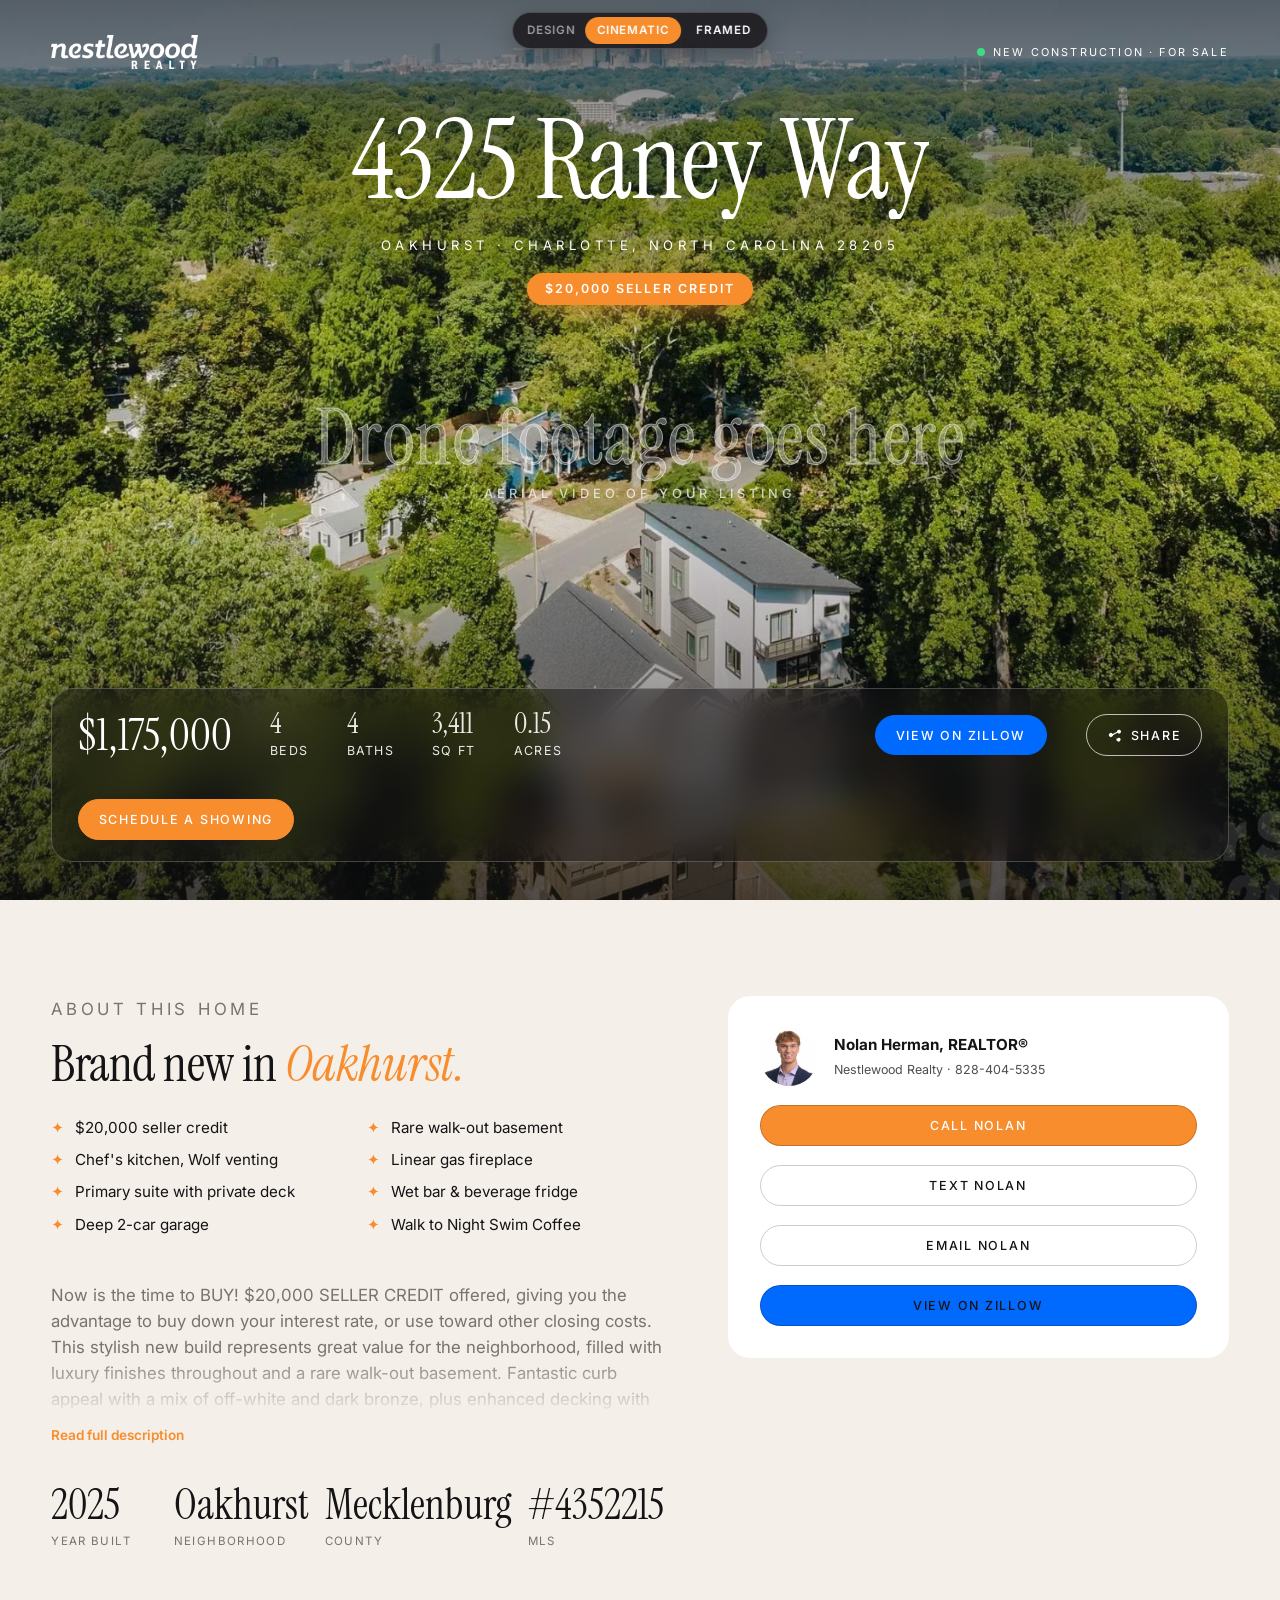
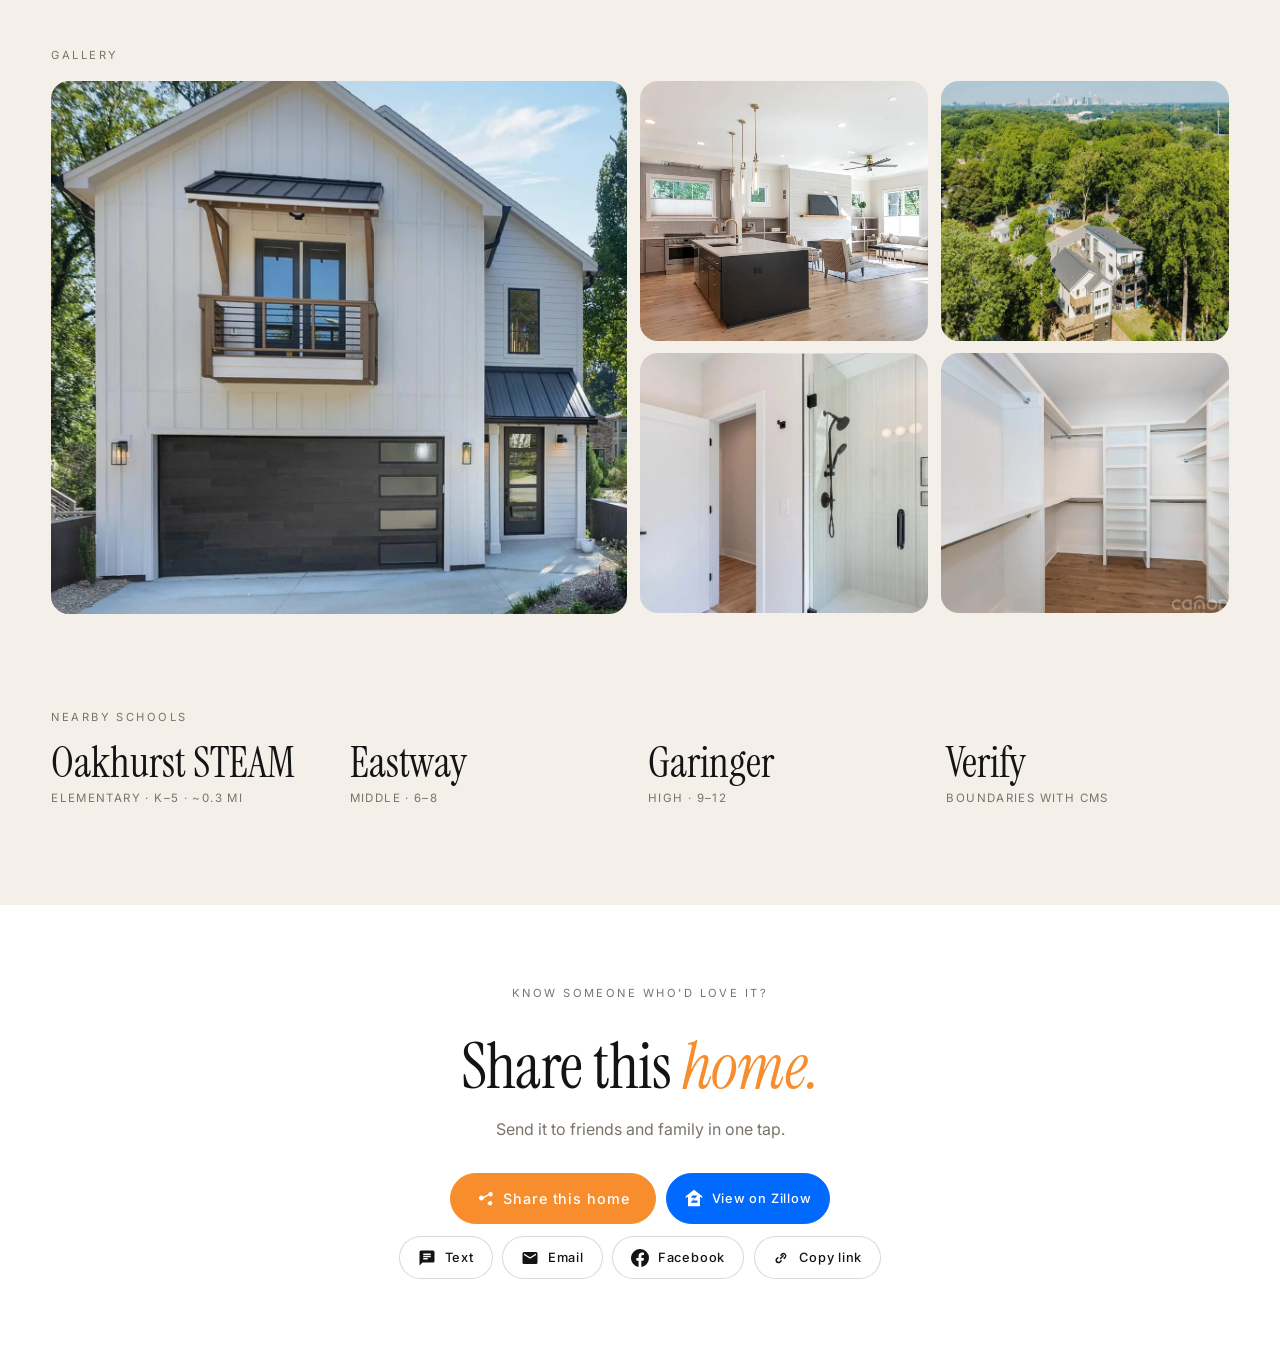
<file: index.html>
<!DOCTYPE html>
<html lang="en">
<head>
<meta charset="UTF-8" /><meta name="viewport" content="width=device-width, initial-scale=1.0" />
<title>4325 Raney Way, Charlotte, NC | Nestlewood Realty</title>
<link href="https://fonts.googleapis.com/css2?family=Instrument+Serif:ital@0;1&family=Inter:wght@300;400;500;600&display=swap" rel="stylesheet" />
<meta name="description" content="4325 Raney Way, Charlotte, NC 28205 · $1,175,000 · 4 beds · 4 baths · 3,411 sq ft · $20,000 seller credit. Presented by Nolan Herman, Nestlewood Realty." />
<!-- Link preview on Facebook, Instagram, iMessage -->
<meta property="og:type" content="website" />
<meta property="og:title" content="4325 Raney Way, Charlotte, NC · $1,175,000" />
<meta property="og:description" content="New build in Oakhurst · 4 beds · 4 baths · 3,411 sq ft · $20,000 seller credit. Tap to take the tour." />
<meta property="og:image" content="https://nolanherman07-commits.github.io/listing-website/media/raney-share-card.jpg" />
<meta property="og:image:width" content="1200" /><meta property="og:image:height" content="630" />
<meta property="og:url" content="https://nolanherman07-commits.github.io/listing-website/" />
<meta name="twitter:card" content="summary_large_image" />
<meta name="theme-color" content="#141316" />
<link rel="stylesheet" href="shared.css" />
<style>
.hero { position: relative; height: 100vh; min-height: 640px; color: #fff; overflow: hidden; }
.hero::after { content: ""; position: absolute; inset: 0; background: linear-gradient(180deg, rgba(10,10,14,.55) 0%, rgba(10,10,14,.05) 35%, rgba(10,10,14,.05) 55%, rgba(10,10,14,.7) 100%); }
.top { position: absolute; z-index: 3; top: 0; left: 0; right: 0; padding: 2.2rem 4% 0; text-align: center; }
.top .bar { display: flex; justify-content: space-between; align-items: center; margin-bottom: 2.6rem; }
.top .logo { height: 34px; filter: brightness(0) invert(1); }
.top h1 { font-size: clamp(3.4rem, 8.6vw, 8.4rem); line-height: .9; letter-spacing: -.01em; }
.top .city { margin-top: 1rem; font-size: .82rem; letter-spacing: .34em; text-transform: uppercase; opacity: .9; }
.bottom { position: absolute; z-index: 3; left: 4%; right: 4%; bottom: 2.4rem; border-radius: 22px; padding: 1.3rem 1.6rem; display: flex; align-items: center; gap: 2.4rem; flex-wrap: wrap; }
.bottom .price { font: 2.8rem/1 var(--serif); }
.bottom .spec { font-size: .78rem; letter-spacing: .1em; text-transform: uppercase; opacity: .9; }
.bottom .spec b { display: block; font: 1.8rem/1 var(--serif); letter-spacing: 0; text-transform: none; margin-bottom: .2rem; }
.bottom .sp { flex: 1; }
.about { display: grid; grid-template-columns: 1.1fr .9fr; gap: 4rem; align-items: start; }
.about h2 { font-size: clamp(2.4rem, 4vw, 3.6rem); margin-bottom: 1.4rem; }
.about p { color: var(--muted); font-size: 1.05rem; }
.card { background: #fff; border-radius: 22px; padding: 2rem; display: grid; gap: 1.2rem; }
.card .btn { color: var(--ink); border-color: rgba(0,0,0,.2); } .card .btn.solid { color: #fff; }
@media (max-width: 860px) { .about { grid-template-columns: 1fr; } .bottom { gap: 1rem 1.4rem; bottom: 92px; padding: 1.1rem 1.2rem; } .bottom .sp, .bottom .btn.zillow, .bottom [data-share] { display: none; } .bottom .btn.solid { width: 100%; } .bottom .price { width: 100%; } }
.credit { display: inline-block; margin-top: 1.1rem; padding: .55rem 1.1rem; border-radius: 999px; background: var(--accent); color: #fff; font: 600 .78rem var(--sans); letter-spacing: .16em; text-transform: uppercase; box-shadow: 0 8px 24px rgba(247,141,45,.45); }
.hl { list-style: none; padding: 0; margin: 0 0 1.8rem; display: grid; grid-template-columns: 1fr 1fr; gap: .55rem 1.2rem; }
.hl li { padding-left: 1.5rem; position: relative; font-size: .95rem; color: var(--ink); }
.hl li::before { content: "✦"; position: absolute; left: 0; color: var(--accent); }
.remarks { max-height: 9.5em; overflow: hidden; position: relative; transition: max-height .6s ease; }
.remarks::after { content: ""; position: absolute; left: 0; right: 0; bottom: 0; height: 4em; background: linear-gradient(transparent, var(--cream)); }
.remarks.open { max-height: 80em; } .remarks.open::after { display: none; }
.more { background: none; border: 0; padding: .6rem 0 0; color: var(--accent); font: 600 .85rem var(--sans); cursor: pointer; }
@media (max-width: 860px) { .hl { grid-template-columns: 1fr; } }
</style>

<style>
.theme-switch { position: fixed; z-index: 500; top: 12px; left: 50%; transform: translateX(-50%); display: flex; gap: 3px; padding: 4px;
  border-radius: 999px; background: rgba(18,16,20,.78); backdrop-filter: blur(14px); -webkit-backdrop-filter: blur(14px); border: 1px solid rgba(255,255,255,.2);
  box-shadow: 0 8px 24px rgba(0,0,0,.25); font: 600 .72rem "Inter", system-ui, sans-serif; letter-spacing: .08em; }
.theme-switch span { color: rgba(255,255,255,.55); padding: .55em .5em .55em .9em; text-transform: uppercase; }
.theme-switch a { color: #fff; text-decoration: none; padding: .55em 1.05em; border-radius: 999px; text-transform: uppercase; transition: background .2s; }
.theme-switch a:hover { background: rgba(255,255,255,.15); }
.theme-switch a.on { background: #f78d2d; }
@media (max-width: 600px) { .theme-switch span { display: none; } .theme-switch { top: 10px; bottom: auto; font-size: .66rem; } .hero .top { padding-top: 58px !important; } .addr-bar { padding-top: 58px !important; } }
</style>
</head>
<body>
<nav class="theme-switch" aria-label="Choose a design"><span>Design</span><a href="index.html" class="on">Cinematic</a><a href="framed.html">Framed</a></nav>
<section class="hero">
  <video class="bgvid" src="media/clt-drone.mp4" autoplay muted loop playsinline poster="media/raney-aerial.jpg"></video>
    <div class="vid-mark" aria-hidden="true"><b>Drone footage goes here</b><span>Aerial video of your listing</span></div>
  <div class="top">
    <div class="bar up"><img class="logo" src="media/logo.png" alt="Nestlewood Realty" /><span class="status"><i></i> New construction · For sale</span></div>
    <h1 class="up d1">4325 Raney Way</h1>
    <div class="city up d2">Oakhurst · Charlotte, North Carolina 28205</div>
    <div class="credit up d3">$20,000 seller credit</div>
  </div>
  <div class="bottom glass up d4">
    <div class="price">$1,175,000</div>
    <div class="spec"><b>4</b>Beds</div><div class="spec"><b>4</b>Baths</div><div class="spec"><b>3,411</b>Sq ft</div><div class="spec"><b>0.15</b>Acres</div>
    <div class="sp"></div>
    <a class="btn zillow" data-zillow href="#">View on Zillow</a>
    <button class="btn" data-share="share" aria-label="Share this home"><svg style="width:16px;height:16px;fill:currentColor" viewBox="0 0 24 24" aria-hidden="true"><path d="M18 16a3 3 0 0 0-2.4 1.2l-6.7-3.4a3 3 0 0 0 0-1.6l6.7-3.4A3 3 0 1 0 15 7l-6.7 3.4a3 3 0 1 0 0 3.2L15 17a3 3 0 1 0 3-1z"/></svg> Share</button>
    <a class="btn solid" href="#tour">Schedule a showing</a>
  </div>
</section>
<section class="section"><div class="wrap about">
  <div><p class="eyebrow">About this home</p><h2>Brand new in <em>Oakhurst.</em></h2>
    <ul class="hl"><li>$20,000 seller credit</li><li>Rare walk-out basement</li><li>Chef&#x27;s kitchen, Wolf venting</li><li>Linear gas fireplace</li><li>Primary suite with private deck</li><li>Wet bar &amp; beverage fridge</li><li>Deep 2-car garage</li><li>Walk to Night Swim Coffee</li></ul>
    <div class="remarks"><p>Now is the time to BUY! $20,000 SELLER CREDIT offered, giving you the advantage to buy down your interest rate, or use toward other closing costs. This stylish new build represents great value for the neighborhood, filled with luxury finishes throughout and a rare walk-out basement. Fantastic curb appeal with a mix of off-white and dark bronze, plus enhanced decking with customized louvers for both great design, and increased privacy.</p><p>Step inside to a two-story foyer, filled with natural light. The main living areas are across the back, including dining and a spacious living room with linear gas log fireplace, and built-ins. The kitchen mirrors ones you&#x27;ll see in new construction twice the price, with custom cabinetry to the ceiling, a commercial grade refrigerator/freezer combo, gas range w/Wolf venting, and a drawer microwave. There&#x27;s also a drop zone, powder room, a deep 2-car garage.</p><p>Upstairs, you&#x27;ll find three bedrooms, and two baths, including the primary suite with sliding doors to a private deck. It has a vaulted ceiling, custom walk-in closet, and bath with dual vanity and shower with designer tile.</p><p>The icing on the cake here, the full basement with extra storage, a family room with wet bar &amp; beverage fridge, and another bedroom and bathroom. Enjoy multiple outdoor areas, including a spacious lower deck with access to the backyard. Stroll to local favorites, Night Swim Coffee, The Common Market, and Teal Turnip. Welcome home to Oakhurst!</p></div><button class="more" type="button" onclick="const r=this.previousElementSibling;r.classList.toggle('open');this.textContent=r.classList.contains('open')?'Show less':'Read full description'">Read full description</button>
    <div class="facts" style="margin-top:2.4rem"><div class="fact"><b>2025</b><span>Year built</span></div><div class="fact"><b>Oakhurst</b><span>Neighborhood</span></div><div class="fact"><b>Mecklenburg</b><span>County</span></div><div class="fact"><b>#4352215</b><span>MLS</span></div></div></div>
  <div class="card" id="tour"><div class="agent"><img class="face" src="media/headshot.jpg" alt="" /><div><b>Nolan Herman, REALTOR®</b><small>Nestlewood Realty · 828-404-5335</small></div></div>
    <a class="btn solid" href="tel:+18284045335">Call Nolan</a><a class="btn" href="sms:+18284045335">Text Nolan</a><a class="btn" href="mailto:nolan@nestlewoodrealty.com">Email Nolan</a><a class="btn zillow" data-zillow href="#">View on Zillow</a></div>
</div></section>
<section class="section" style="padding-top:0"><div class="wrap"><p class="eyebrow">Gallery</p>
  <div class="gallery"><img src="media/raney-exterior.jpg" alt="Front of 4325 Raney Way" /><img src="media/raney-kitchen.jpg" alt="Kitchen and living room" /><img src="media/raney-aerial.jpg" alt="Aerial view with the Charlotte skyline" /><img src="media/raney-bath.jpg" alt="Primary bathroom shower" /><img src="media/raney-closet.jpg" alt="Primary walk-in closet" /></div></div></section>
<section class="section" style="padding-top:0"><div class="wrap"><p class="eyebrow">Nearby schools</p>
  <div class="facts"><div class="fact"><b>Oakhurst STEAM</b><span>Elementary · K–5 · ~0.3 mi</span></div><div class="fact"><b>Eastway</b><span>Middle · 6–8</span></div><div class="fact"><b>Garinger</b><span>High · 9–12</span></div><div class="fact"><b>Verify</b><span>Boundaries with CMS</span></div></div></div></section>
<section class="share-sec"><div class="wrap">
  <p class="eyebrow">Know someone who'd love it?</p>
  <h2>Share this <em>home.</em></h2>
  <p>Send it to friends and family in one tap.</p>
  <div class="share-row">
    <button class="sbtn big" data-share="share"><svg viewBox="0 0 24 24" aria-hidden="true"><path d="M18 16a3 3 0 0 0-2.4 1.2l-6.7-3.4a3 3 0 0 0 0-1.6l6.7-3.4A3 3 0 1 0 15 7l-6.7 3.4a3 3 0 1 0 0 3.2L15 17a3 3 0 1 0 3-1z"/></svg> Share this home</button>
    <a class="sbtn zillow" data-zillow href="#"><svg viewBox="0 0 24 24" aria-hidden="true"><path d="M12 1 1 9.6v2.6l3-2.2V23h16V10l3 2.2V9.6zm4.6 17.4H7.4l5.9-6.6H8.1l1.3-3.2h7.2l-5.8 6.6h5.8z"/></svg> View on Zillow</a>
  </div>
  <div class="share-row" style="margin-top:.8rem">
    <button class="sbtn" data-share="text"><svg viewBox="0 0 24 24" aria-hidden="true"><path d="M20 2H4a2 2 0 0 0-2 2v18l4-4h14a2 2 0 0 0 2-2V4a2 2 0 0 0-2-2zM7 9h10v2H7zm6 5H7v-2h6zm4-6H7V6h10z"/></svg> Text</button>
    <button class="sbtn" data-share="email"><svg viewBox="0 0 24 24" aria-hidden="true"><path d="M20 4H4a2 2 0 0 0-2 2v12a2 2 0 0 0 2 2h16a2 2 0 0 0 2-2V6a2 2 0 0 0-2-2zm0 4-8 5-8-5V6l8 5 8-5z"/></svg> Email</button>
    <button class="sbtn" data-share="facebook"><svg viewBox="0 0 24 24" aria-hidden="true"><path d="M24 12a12 12 0 1 0-13.9 11.9v-8.4h-3V12h3V9.4c0-3 1.8-4.7 4.5-4.7 1.3 0 2.7.2 2.7.2v3h-1.5c-1.5 0-2 .9-2 1.9V12h3.4l-.5 3.5h-2.9v8.4A12 12 0 0 0 24 12z"/></svg> Facebook</button>
    <button class="sbtn" data-share="copy"><svg viewBox="0 0 24 24" aria-hidden="true"><path d="M10.6 13.4a1 1 0 0 1 0-1.4l3.5-3.5a1 1 0 1 1 1.4 1.4L12 13.4a1 1 0 0 1-1.4 0zM8.5 19.1a4 4 0 0 1-2.8-6.8l2.1-2.1 1.4 1.4-2.1 2.1a2 2 0 0 0 2.8 2.8l2.1-2.1 1.4 1.4-2.1 2.1a4 4 0 0 1-2.8 1.2zm7.8-5.3-1.4-1.4 2.1-2.1a2 2 0 0 0-2.8-2.8l-2.1 2.1-1.4-1.4 2.1-2.1a4 4 0 0 1 5.6 5.6z"/></svg> Copy link</button>
  </div>
</div></section>
<nav class="sticky" aria-label="Quick actions">
  <button data-share="share"><svg viewBox="0 0 24 24" aria-hidden="true"><path d="M18 16a3 3 0 0 0-2.4 1.2l-6.7-3.4a3 3 0 0 0 0-1.6l6.7-3.4A3 3 0 1 0 15 7l-6.7 3.4a3 3 0 1 0 0 3.2L15 17a3 3 0 1 0 3-1z"/></svg>Share</button>
  <a class="z" data-zillow href="#"><svg viewBox="0 0 24 24" aria-hidden="true"><path d="M12 1 1 9.6v2.6l3-2.2V23h16V10l3 2.2V9.6zm4.6 17.4H7.4l5.9-6.6H8.1l1.3-3.2h7.2l-5.8 6.6h5.8z"/></svg>Zillow</a>
  <a class="c" href="tel:+18284045335"><svg viewBox="0 0 24 24" aria-hidden="true"><path d="M6.6 10.8a15.1 15.1 0 0 0 6.6 6.6l2.2-2.2a1 1 0 0 1 1-.25 11.4 11.4 0 0 0 3.6.57 1 1 0 0 1 1 1V20a1 1 0 0 1-1 1A17 17 0 0 1 3 4a1 1 0 0 1 1-1h3.5a1 1 0 0 1 1 1c0 1.25.2 2.45.57 3.57a1 1 0 0 1-.25 1z"/></svg>Call</a>
</nav>
<script>window.LISTING = { address: "4325 Raney Way, Charlotte, NC 28205", price: "$1,175,000", zillow: "https://www.zillow.com/homedetails/4325-Raney-Way-Charlotte-NC-28205/442960996_zpid/", phone: "+18284045335" };</script>
<script src="share.js"></script>
</body>
</html>
</file>
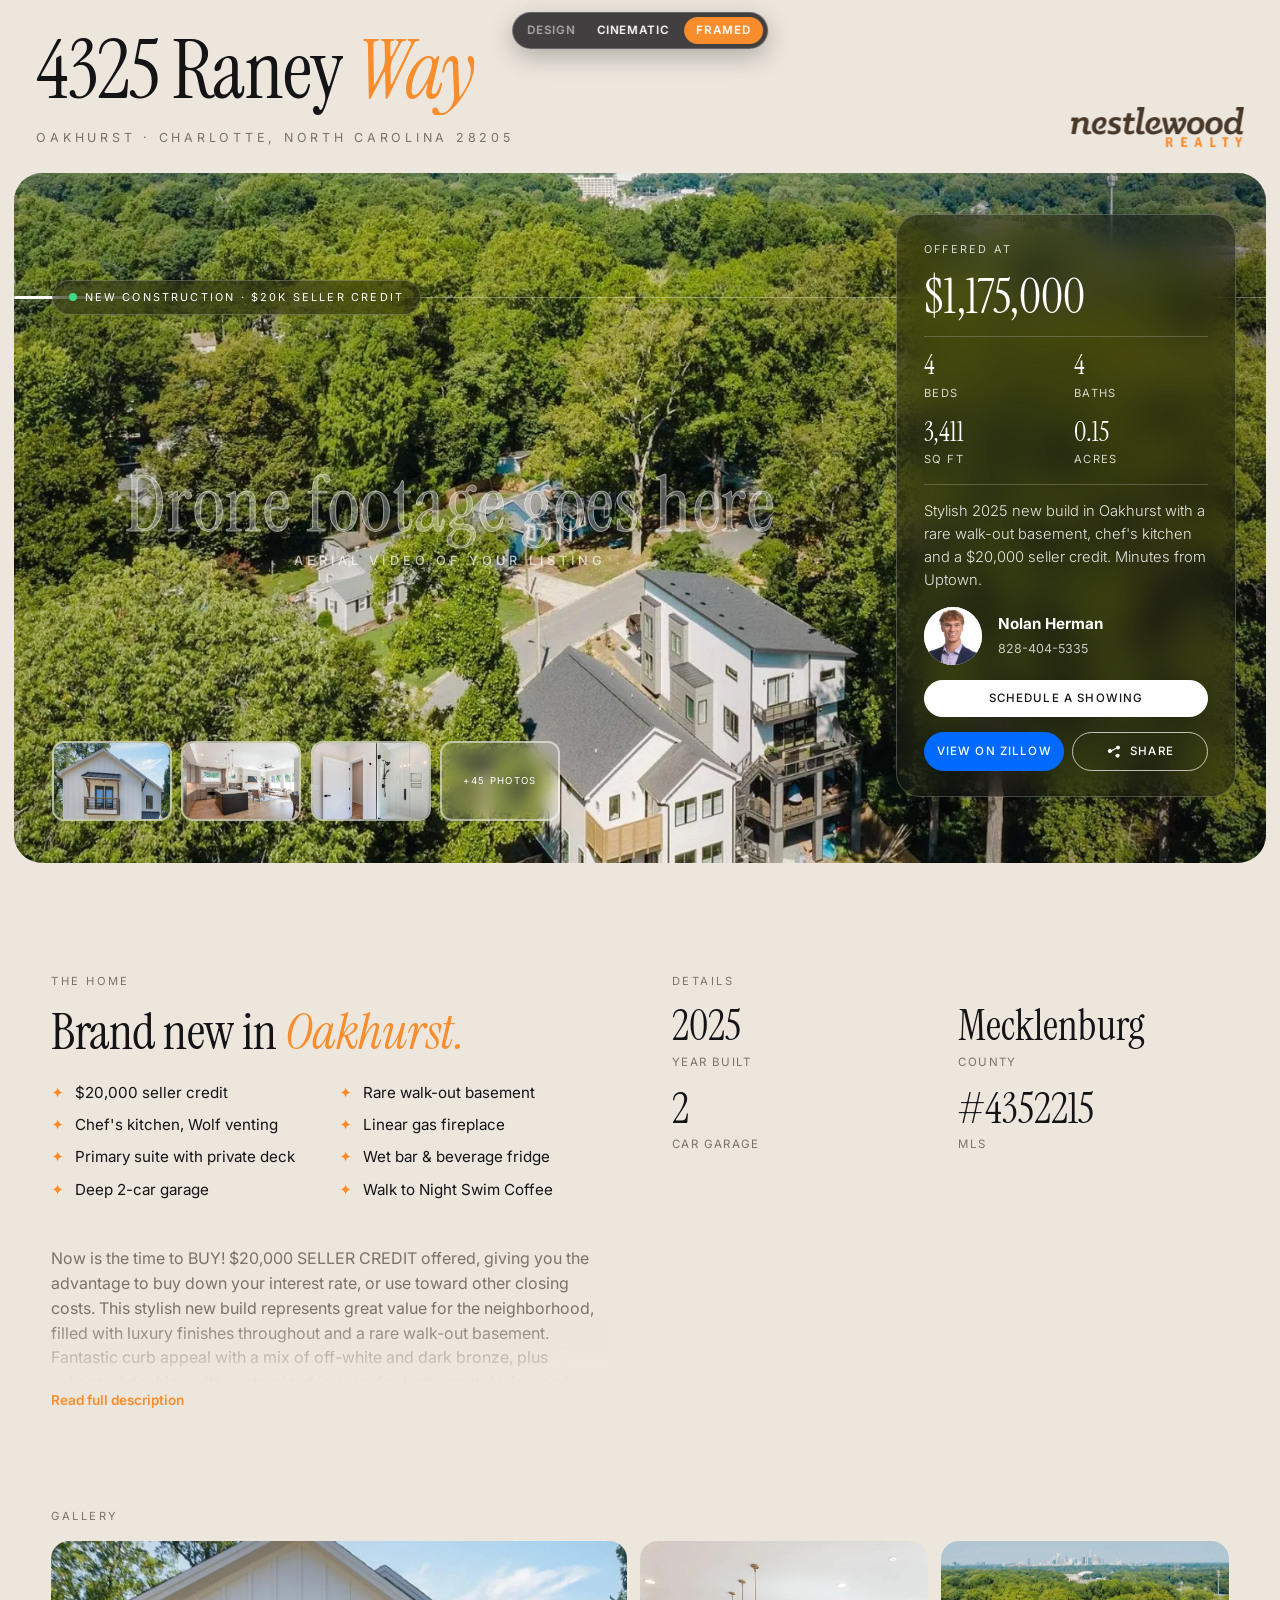
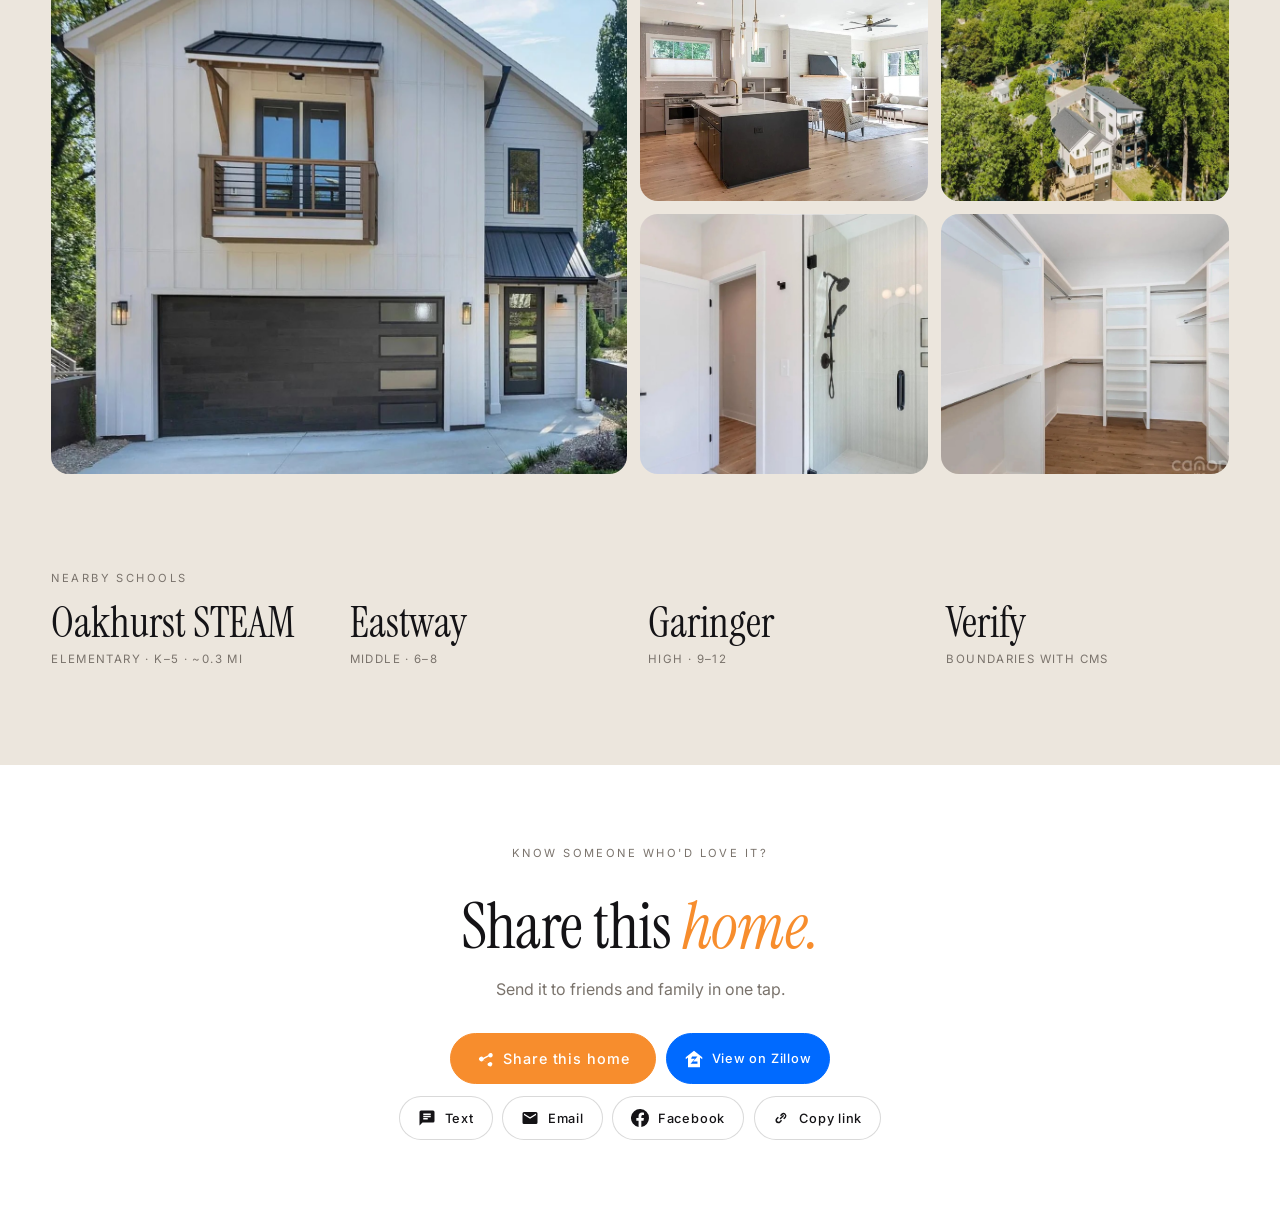
<file: framed.html>
<!DOCTYPE html>
<html lang="en">
<head>
<meta charset="UTF-8" /><meta name="viewport" content="width=device-width, initial-scale=1.0" />
<title>4325 Raney Way, Charlotte, NC | Nestlewood Realty</title>
<link href="https://fonts.googleapis.com/css2?family=Instrument+Serif:ital@0;1&family=Inter:wght@300;400;500;600&display=swap" rel="stylesheet" />
<meta name="description" content="4325 Raney Way, Charlotte, NC 28205 · $1,175,000 · 4 beds · 4 baths · 3,411 sq ft · $20,000 seller credit. Presented by Nolan Herman, Nestlewood Realty." />
<!-- Link preview on Facebook, Instagram, iMessage -->
<meta property="og:type" content="website" />
<meta property="og:title" content="4325 Raney Way, Charlotte, NC · $1,175,000" />
<meta property="og:description" content="New build in Oakhurst · 4 beds · 4 baths · 3,411 sq ft · $20,000 seller credit. Tap to take the tour." />
<meta property="og:image" content="https://nolanherman07-commits.github.io/listing-website/media/raney-share-card.jpg" />
<meta property="og:image:width" content="1200" /><meta property="og:image:height" content="630" />
<meta property="og:url" content="https://nolanherman07-commits.github.io/listing-website/framed.html" />
<meta name="twitter:card" content="summary_large_image" />
<meta name="theme-color" content="#141316" />
<link rel="stylesheet" href="shared.css" />
<style>
body { background: #ece6dd; }
.page { padding: 14px; }
.addr-bar { display: flex; justify-content: space-between; align-items: flex-end; gap: 2rem; padding: 1.2rem 1.4rem 1.6rem; }
.addr-bar h1 { font-size: clamp(2.8rem, 6.4vw, 6.2rem); line-height: .92; }
.addr-bar .city { font-size: .78rem; letter-spacing: .3em; text-transform: uppercase; color: var(--muted); margin-top: .8rem; }
.addr-bar .logo { height: 40px; }
.frame { position: relative; height: calc(100vh - 210px); min-height: 520px; border-radius: 28px; overflow: hidden; color: #fff; }
.frame::after { content: ""; position: absolute; inset: 0; background: linear-gradient(90deg, rgba(10,10,14,.15), rgba(10,10,14,0) 50%, rgba(10,10,14,.35)); }
.line { position: absolute; z-index: 2; left: 0; right: 0; top: 18%; height: 1px; background: rgba(255,255,255,.35); }
.line::after { content: ""; position: absolute; top: -1px; height: 3px; width: 120px; border-radius: 3px; background: #fff; animation: sweep 6s ease-in-out infinite; }
@keyframes sweep { 0% { left: 3%; opacity: 0; } 15%, 85% { opacity: 1; } 100% { left: 90%; opacity: 0; } }
.chip { position: absolute; z-index: 3; left: 3%; top: calc(18% - 17px); padding: .5rem 1rem; border-radius: 999px; }
.panel { position: absolute; z-index: 3; right: 2.4%; top: 6%; bottom: 6%; width: 340px; border-radius: 24px; padding: 1.8rem; display: flex; flex-direction: column; gap: 1.2rem; }
.panel .price { font: 3.4rem/1 var(--serif); }
.panel .specs { display: grid; grid-template-columns: 1fr 1fr; gap: .9rem 1rem; border-top: 1px solid rgba(255,255,255,.2); border-bottom: 1px solid rgba(255,255,255,.2); padding: 1.1rem 0; }
.panel .specs b { display: block; font: 1.7rem/1 var(--serif); font-weight: 400; } .panel .specs span { font-size: .7rem; letter-spacing: .12em; text-transform: uppercase; opacity: .8; }
.panel p { margin: 0; font-size: .92rem; opacity: .88; font-weight: 300; }
.panel .grow { flex: 1; }
.panel .btn { width: 100%; white-space: nowrap; padding: .9em 1em; font-size: .72rem; letter-spacing: .1em; }
.panel .btns2 { display: grid; grid-template-columns: 1fr 1fr; gap: .5rem; }
.thumbs { position: absolute; z-index: 3; left: 3%; bottom: 6%; display: flex; gap: .6rem; }
.thumbs > * { width: 120px; height: 80px; border-radius: 12px; overflow: hidden; border: 2px solid rgba(255,255,255,.5); background: rgba(255,255,255,.15); display: grid; place-items: center; font-size: .6rem; letter-spacing: .14em; text-transform: uppercase; backdrop-filter: blur(8px); }
.thumbs img { width: 100%; height: 100%; object-fit: cover; }
.below { display: grid; grid-template-columns: 1fr 1fr; gap: 4rem; }
.below h2 { font-size: clamp(2.4rem, 4vw, 3.4rem); margin-bottom: 1.2rem; }
.below p { color: var(--muted); }
@media (max-width: 900px) { .panel { position: relative; inset: auto; width: auto; margin: 0; border-radius: 0; } .frame { height: auto; min-height: 0; } .frame .bgvid { position: relative; height: 56vh; } .thumbs, .line, .chip { display: none; } .below { grid-template-columns: 1fr; } .addr-bar { flex-direction: column-reverse; align-items: flex-start; } }
.below .remarks::after { background: linear-gradient(rgba(236,230,221,0), #ece6dd) !important; }
.credit { display: inline-block; margin-top: 1.1rem; padding: .55rem 1.1rem; border-radius: 999px; background: var(--accent); color: #fff; font: 600 .78rem var(--sans); letter-spacing: .16em; text-transform: uppercase; box-shadow: 0 8px 24px rgba(247,141,45,.45); }
.hl { list-style: none; padding: 0; margin: 0 0 1.8rem; display: grid; grid-template-columns: 1fr 1fr; gap: .55rem 1.2rem; }
.hl li { padding-left: 1.5rem; position: relative; font-size: .95rem; color: var(--ink); }
.hl li::before { content: "✦"; position: absolute; left: 0; color: var(--accent); }
.remarks { max-height: 9.5em; overflow: hidden; position: relative; transition: max-height .6s ease; }
.remarks::after { content: ""; position: absolute; left: 0; right: 0; bottom: 0; height: 4em; background: linear-gradient(transparent, var(--cream)); }
.remarks.open { max-height: 80em; } .remarks.open::after { display: none; }
.more { background: none; border: 0; padding: .6rem 0 0; color: var(--accent); font: 600 .85rem var(--sans); cursor: pointer; }
@media (max-width: 860px) { .hl { grid-template-columns: 1fr; } }
@media (min-width: 901px) { .panel { bottom: auto; max-height: 88%; gap: .95rem; padding: 1.6rem 1.7rem; } .panel .grow { display: none; } .panel .price { font-size: 3rem; } .panel .specs { padding: .9rem 0; } }
@media (min-width: 901px) and (max-height: 820px) { .panel > p, .panel .agent { display: none; } .panel .price { font-size: 2.6rem; } }
</style>

<style>
.theme-switch { position: fixed; z-index: 500; top: 12px; left: 50%; transform: translateX(-50%); display: flex; gap: 3px; padding: 4px;
  border-radius: 999px; background: rgba(18,16,20,.78); backdrop-filter: blur(14px); -webkit-backdrop-filter: blur(14px); border: 1px solid rgba(255,255,255,.2);
  box-shadow: 0 8px 24px rgba(0,0,0,.25); font: 600 .72rem "Inter", system-ui, sans-serif; letter-spacing: .08em; }
.theme-switch span { color: rgba(255,255,255,.55); padding: .55em .5em .55em .9em; text-transform: uppercase; }
.theme-switch a { color: #fff; text-decoration: none; padding: .55em 1.05em; border-radius: 999px; text-transform: uppercase; transition: background .2s; }
.theme-switch a:hover { background: rgba(255,255,255,.15); }
.theme-switch a.on { background: #f78d2d; }
@media (max-width: 600px) { .theme-switch span { display: none; } .theme-switch { top: 10px; bottom: auto; font-size: .66rem; } .hero .top { padding-top: 58px !important; } .addr-bar { padding-top: 58px !important; } }
</style>
</head>
<body>
<nav class="theme-switch" aria-label="Choose a design"><span>Design</span><a href="index.html">Cinematic</a><a href="framed.html" class="on">Framed</a></nav>
<div class="page">
  <header class="addr-bar">
    <div><h1 class="up">4325 Raney <em>Way</em></h1><div class="city up d1">Oakhurst · Charlotte, North Carolina 28205</div></div>
    <img class="logo up" src="media/logo.png" alt="Nestlewood Realty" />
  </header>
  <section class="frame">
    <video class="bgvid" src="media/clt-drone.mp4" autoplay muted loop playsinline poster="media/raney-aerial.jpg"></video>
    <div class="vid-mark" aria-hidden="true"><b>Drone footage goes here</b><span>Aerial video of your listing</span></div>
    <div class="line up d2"></div><span class="chip glass status up d2"><i></i> New construction · $20K seller credit</span>
    <aside class="panel glass up d3">
      <span class="status" style="opacity:.8">Offered at</span>
      <div class="price">$1,175,000</div>
      <div class="specs"><div><b>4</b><span>Beds</span></div><div><b>4</b><span>Baths</span></div><div><b>3,411</b><span>Sq ft</span></div><div><b>0.15</b><span>Acres</span></div></div>
      <p>Stylish 2025 new build in Oakhurst with a rare walk-out basement, chef's kitchen and a $20,000 seller credit. Minutes from Uptown.</p>
      <div class="grow"></div>
      <div class="agent"><img class="face" src="media/headshot.jpg" alt="" /><div><b>Nolan Herman</b><small>828-404-5335</small></div></div>
      <a class="btn light" href="#tour">Schedule a showing</a>
      <div class="btns2"><a class="btn zillow" data-zillow href="#">View on Zillow</a><button class="btn" data-share="share" aria-label="Share this home"><svg style="width:16px;height:16px;fill:currentColor" viewBox="0 0 24 24" aria-hidden="true"><path d="M18 16a3 3 0 0 0-2.4 1.2l-6.7-3.4a3 3 0 0 0 0-1.6l6.7-3.4A3 3 0 1 0 15 7l-6.7 3.4a3 3 0 1 0 0 3.2L15 17a3 3 0 1 0 3-1z"/></svg> Share</button></div>
    </aside>
    <div class="thumbs up d4"><a href="#gallery"><img src="media/raney-exterior.jpg" alt="Exterior" /></a><a href="#gallery"><img src="media/raney-kitchen.jpg" alt="Kitchen" /></a><a href="#gallery"><img src="media/raney-bath.jpg" alt="Primary bath" /></a><a href="#gallery">+45 photos</a></div>
  </section>
</div>
<section class="section"><div class="wrap below" id="tour">
  <div><p class="eyebrow">The home</p><h2>Brand new in <em>Oakhurst.</em></h2><ul class="hl"><li>$20,000 seller credit</li><li>Rare walk-out basement</li><li>Chef&#x27;s kitchen, Wolf venting</li><li>Linear gas fireplace</li><li>Primary suite with private deck</li><li>Wet bar &amp; beverage fridge</li><li>Deep 2-car garage</li><li>Walk to Night Swim Coffee</li></ul><div class="remarks"><p>Now is the time to BUY! $20,000 SELLER CREDIT offered, giving you the advantage to buy down your interest rate, or use toward other closing costs. This stylish new build represents great value for the neighborhood, filled with luxury finishes throughout and a rare walk-out basement. Fantastic curb appeal with a mix of off-white and dark bronze, plus enhanced decking with customized louvers for both great design, and increased privacy.</p><p>Step inside to a two-story foyer, filled with natural light. The main living areas are across the back, including dining and a spacious living room with linear gas log fireplace, and built-ins. The kitchen mirrors ones you&#x27;ll see in new construction twice the price, with custom cabinetry to the ceiling, a commercial grade refrigerator/freezer combo, gas range w/Wolf venting, and a drawer microwave. There&#x27;s also a drop zone, powder room, a deep 2-car garage.</p><p>Upstairs, you&#x27;ll find three bedrooms, and two baths, including the primary suite with sliding doors to a private deck. It has a vaulted ceiling, custom walk-in closet, and bath with dual vanity and shower with designer tile.</p><p>The icing on the cake here, the full basement with extra storage, a family room with wet bar &amp; beverage fridge, and another bedroom and bathroom. Enjoy multiple outdoor areas, including a spacious lower deck with access to the backyard. Stroll to local favorites, Night Swim Coffee, The Common Market, and Teal Turnip. Welcome home to Oakhurst!</p></div><button class="more" type="button" onclick="const r=this.previousElementSibling;r.classList.toggle('open');this.textContent=r.classList.contains('open')?'Show less':'Read full description'">Read full description</button></div>
  <div><p class="eyebrow">Details</p><div class="facts" style="grid-template-columns:1fr 1fr"><div class="fact"><b>2025</b><span>Year built</span></div><div class="fact"><b>Mecklenburg</b><span>County</span></div><div class="fact"><b>2</b><span>Car garage</span></div><div class="fact"><b>#4352215</b><span>MLS</span></div></div></div>
</div></section>
<section class="section" id="gallery" style="padding-top:0"><div class="wrap"><p class="eyebrow">Gallery</p>
  <div class="gallery"><img src="media/raney-exterior.jpg" alt="Front of 4325 Raney Way" /><img src="media/raney-kitchen.jpg" alt="Kitchen and living room" /><img src="media/raney-aerial.jpg" alt="Aerial view with the Charlotte skyline" /><img src="media/raney-bath.jpg" alt="Primary bathroom shower" /><img src="media/raney-closet.jpg" alt="Primary walk-in closet" /></div></div></section>
<section class="section" style="padding-top:0"><div class="wrap"><p class="eyebrow">Nearby schools</p>
  <div class="facts"><div class="fact"><b>Oakhurst STEAM</b><span>Elementary · K–5 · ~0.3 mi</span></div><div class="fact"><b>Eastway</b><span>Middle · 6–8</span></div><div class="fact"><b>Garinger</b><span>High · 9–12</span></div><div class="fact"><b>Verify</b><span>Boundaries with CMS</span></div></div></div></section>
<section class="share-sec"><div class="wrap">
  <p class="eyebrow">Know someone who'd love it?</p>
  <h2>Share this <em>home.</em></h2>
  <p>Send it to friends and family in one tap.</p>
  <div class="share-row">
    <button class="sbtn big" data-share="share"><svg viewBox="0 0 24 24" aria-hidden="true"><path d="M18 16a3 3 0 0 0-2.4 1.2l-6.7-3.4a3 3 0 0 0 0-1.6l6.7-3.4A3 3 0 1 0 15 7l-6.7 3.4a3 3 0 1 0 0 3.2L15 17a3 3 0 1 0 3-1z"/></svg> Share this home</button>
    <a class="sbtn zillow" data-zillow href="#"><svg viewBox="0 0 24 24" aria-hidden="true"><path d="M12 1 1 9.6v2.6l3-2.2V23h16V10l3 2.2V9.6zm4.6 17.4H7.4l5.9-6.6H8.1l1.3-3.2h7.2l-5.8 6.6h5.8z"/></svg> View on Zillow</a>
  </div>
  <div class="share-row" style="margin-top:.8rem">
    <button class="sbtn" data-share="text"><svg viewBox="0 0 24 24" aria-hidden="true"><path d="M20 2H4a2 2 0 0 0-2 2v18l4-4h14a2 2 0 0 0 2-2V4a2 2 0 0 0-2-2zM7 9h10v2H7zm6 5H7v-2h6zm4-6H7V6h10z"/></svg> Text</button>
    <button class="sbtn" data-share="email"><svg viewBox="0 0 24 24" aria-hidden="true"><path d="M20 4H4a2 2 0 0 0-2 2v12a2 2 0 0 0 2 2h16a2 2 0 0 0 2-2V6a2 2 0 0 0-2-2zm0 4-8 5-8-5V6l8 5 8-5z"/></svg> Email</button>
    <button class="sbtn" data-share="facebook"><svg viewBox="0 0 24 24" aria-hidden="true"><path d="M24 12a12 12 0 1 0-13.9 11.9v-8.4h-3V12h3V9.4c0-3 1.8-4.7 4.5-4.7 1.3 0 2.7.2 2.7.2v3h-1.5c-1.5 0-2 .9-2 1.9V12h3.4l-.5 3.5h-2.9v8.4A12 12 0 0 0 24 12z"/></svg> Facebook</button>
    <button class="sbtn" data-share="copy"><svg viewBox="0 0 24 24" aria-hidden="true"><path d="M10.6 13.4a1 1 0 0 1 0-1.4l3.5-3.5a1 1 0 1 1 1.4 1.4L12 13.4a1 1 0 0 1-1.4 0zM8.5 19.1a4 4 0 0 1-2.8-6.8l2.1-2.1 1.4 1.4-2.1 2.1a2 2 0 0 0 2.8 2.8l2.1-2.1 1.4 1.4-2.1 2.1a4 4 0 0 1-2.8 1.2zm7.8-5.3-1.4-1.4 2.1-2.1a2 2 0 0 0-2.8-2.8l-2.1 2.1-1.4-1.4 2.1-2.1a4 4 0 0 1 5.6 5.6z"/></svg> Copy link</button>
  </div>
</div></section>
<nav class="sticky" aria-label="Quick actions">
  <button data-share="share"><svg viewBox="0 0 24 24" aria-hidden="true"><path d="M18 16a3 3 0 0 0-2.4 1.2l-6.7-3.4a3 3 0 0 0 0-1.6l6.7-3.4A3 3 0 1 0 15 7l-6.7 3.4a3 3 0 1 0 0 3.2L15 17a3 3 0 1 0 3-1z"/></svg>Share</button>
  <a class="z" data-zillow href="#"><svg viewBox="0 0 24 24" aria-hidden="true"><path d="M12 1 1 9.6v2.6l3-2.2V23h16V10l3 2.2V9.6zm4.6 17.4H7.4l5.9-6.6H8.1l1.3-3.2h7.2l-5.8 6.6h5.8z"/></svg>Zillow</a>
  <a class="c" href="tel:+18284045335"><svg viewBox="0 0 24 24" aria-hidden="true"><path d="M6.6 10.8a15.1 15.1 0 0 0 6.6 6.6l2.2-2.2a1 1 0 0 1 1-.25 11.4 11.4 0 0 0 3.6.57 1 1 0 0 1 1 1V20a1 1 0 0 1-1 1A17 17 0 0 1 3 4a1 1 0 0 1 1-1h3.5a1 1 0 0 1 1 1c0 1.25.2 2.45.57 3.57a1 1 0 0 1-.25 1z"/></svg>Call</a>
</nav>
<script>window.LISTING = { address: "4325 Raney Way, Charlotte, NC 28205", price: "$1,175,000", zillow: "https://www.zillow.com/homedetails/4325-Raney-Way-Charlotte-NC-28205/442960996_zpid/", phone: "+18284045335" };</script>
<script src="share.js"></script>
</body>
</html>
</file>
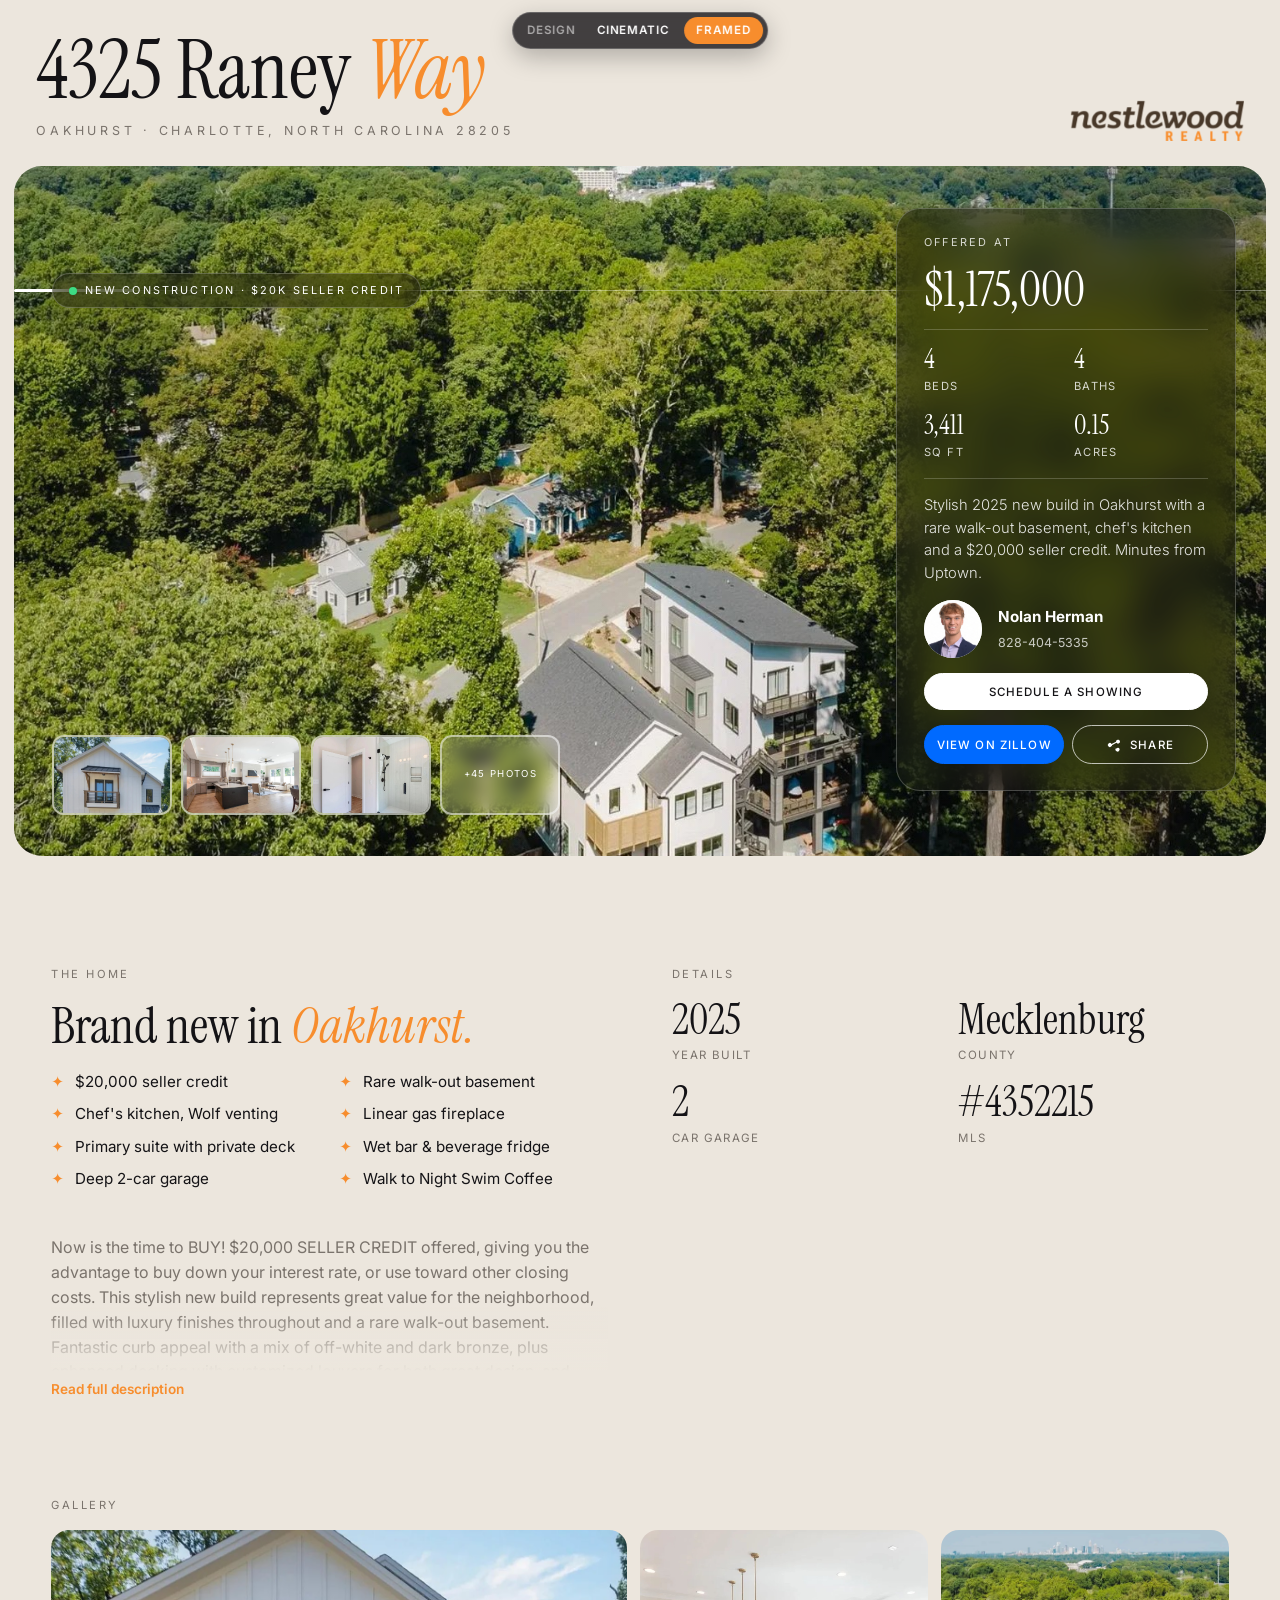
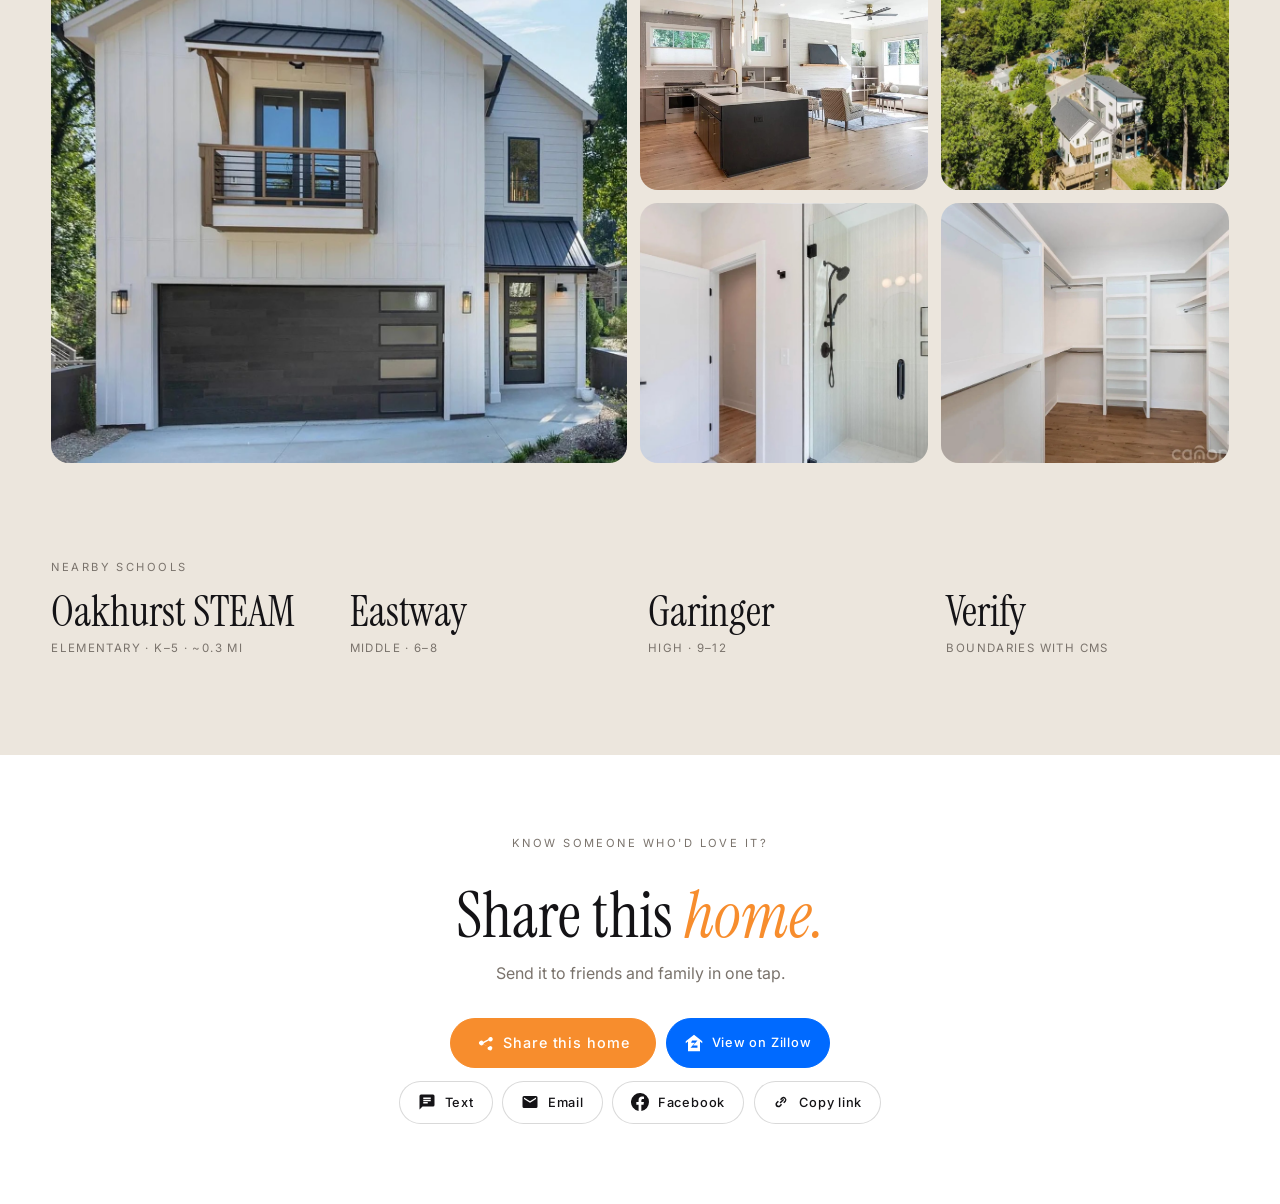
<file: OPEN-ME-upload-what-is-inside 2/framed.html>
<!DOCTYPE html>
<html lang="en">
<head>
<meta charset="UTF-8" /><meta name="viewport" content="width=device-width, initial-scale=1.0" />
<title>4325 Raney Way, Charlotte, NC | Nestlewood Realty</title>
<link href="https://fonts.googleapis.com/css2?family=Instrument+Serif:ital@0;1&family=Inter:wght@300;400;500;600&display=swap" rel="stylesheet" />
<meta name="description" content="4325 Raney Way, Charlotte, NC 28205 · $1,175,000 · 4 beds · 4 baths · 3,411 sq ft · $20,000 seller credit. Presented by Nolan Herman, Nestlewood Realty." />
<!-- Link preview on Facebook, Instagram, iMessage. Update og:url and og:image to the full web address once the page is live. -->
<meta property="og:type" content="website" />
<meta property="og:title" content="4325 Raney Way, Charlotte, NC · $1,175,000" />
<meta property="og:description" content="New build in Oakhurst · 4 beds · 4 baths · 3,411 sq ft · $20,000 seller credit. Tap to take the tour." />
<meta property="og:image" content="media/raney-share-card.jpg" />
<meta property="og:image:width" content="1200" /><meta property="og:image:height" content="630" />
<meta property="og:url" content="" />
<meta name="twitter:card" content="summary_large_image" />
<meta name="theme-color" content="#141316" />
<link rel="stylesheet" href="shared.css" />
<style>
body { background: #ece6dd; }
.page { padding: 14px; }
.addr-bar { display: flex; justify-content: space-between; align-items: flex-end; gap: 2rem; padding: 1.2rem 1.4rem 1.6rem; }
.addr-bar h1 { font-size: clamp(2.8rem, 6.4vw, 6.2rem); line-height: .92; }
.addr-bar .city { font-size: .78rem; letter-spacing: .3em; text-transform: uppercase; color: var(--muted); margin-top: .8rem; }
.addr-bar .logo { height: 40px; }
.frame { position: relative; height: calc(100vh - 210px); min-height: 520px; border-radius: 28px; overflow: hidden; color: #fff; }
.frame::after { content: ""; position: absolute; inset: 0; background: linear-gradient(90deg, rgba(10,10,14,.15), rgba(10,10,14,0) 50%, rgba(10,10,14,.35)); }
.line { position: absolute; z-index: 2; left: 0; right: 0; top: 18%; height: 1px; background: rgba(255,255,255,.35); }
.line::after { content: ""; position: absolute; top: -1px; height: 3px; width: 120px; border-radius: 3px; background: #fff; animation: sweep 6s ease-in-out infinite; }
@keyframes sweep { 0% { left: 3%; opacity: 0; } 15%, 85% { opacity: 1; } 100% { left: 90%; opacity: 0; } }
.chip { position: absolute; z-index: 3; left: 3%; top: calc(18% - 17px); padding: .5rem 1rem; border-radius: 999px; }
.panel { position: absolute; z-index: 3; right: 2.4%; top: 6%; bottom: 6%; width: 340px; border-radius: 24px; padding: 1.8rem; display: flex; flex-direction: column; gap: 1.2rem; }
.panel .price { font: 3.4rem/1 var(--serif); }
.panel .specs { display: grid; grid-template-columns: 1fr 1fr; gap: .9rem 1rem; border-top: 1px solid rgba(255,255,255,.2); border-bottom: 1px solid rgba(255,255,255,.2); padding: 1.1rem 0; }
.panel .specs b { display: block; font: 1.7rem/1 var(--serif); font-weight: 400; } .panel .specs span { font-size: .7rem; letter-spacing: .12em; text-transform: uppercase; opacity: .8; }
.panel p { margin: 0; font-size: .92rem; opacity: .88; font-weight: 300; }
.panel .grow { flex: 1; }
.panel .btn { width: 100%; white-space: nowrap; padding: .9em 1em; font-size: .72rem; letter-spacing: .1em; }
.panel .btns2 { display: grid; grid-template-columns: 1fr 1fr; gap: .5rem; }
.thumbs { position: absolute; z-index: 3; left: 3%; bottom: 6%; display: flex; gap: .6rem; }
.thumbs > * { width: 120px; height: 80px; border-radius: 12px; overflow: hidden; border: 2px solid rgba(255,255,255,.5); background: rgba(255,255,255,.15); display: grid; place-items: center; font-size: .6rem; letter-spacing: .14em; text-transform: uppercase; backdrop-filter: blur(8px); }
.thumbs img { width: 100%; height: 100%; object-fit: cover; }
.below { display: grid; grid-template-columns: 1fr 1fr; gap: 4rem; }
.below h2 { font-size: clamp(2.4rem, 4vw, 3.4rem); margin-bottom: 1.2rem; }
.below p { color: var(--muted); }
@media (max-width: 900px) { .panel { position: relative; inset: auto; width: auto; margin: 0; border-radius: 0; } .frame { height: auto; min-height: 0; } .frame .bgvid { position: relative; height: 56vh; } .thumbs, .line, .chip { display: none; } .below { grid-template-columns: 1fr; } .addr-bar { flex-direction: column-reverse; align-items: flex-start; } }
.below .remarks::after { background: linear-gradient(rgba(236,230,221,0), #ece6dd) !important; }
.credit { display: inline-block; margin-top: 1.1rem; padding: .55rem 1.1rem; border-radius: 999px; background: var(--accent); color: #fff; font: 600 .78rem var(--sans); letter-spacing: .16em; text-transform: uppercase; box-shadow: 0 8px 24px rgba(247,141,45,.45); }
.hl { list-style: none; padding: 0; margin: 0 0 1.8rem; display: grid; grid-template-columns: 1fr 1fr; gap: .55rem 1.2rem; }
.hl li { padding-left: 1.5rem; position: relative; font-size: .95rem; color: var(--ink); }
.hl li::before { content: "✦"; position: absolute; left: 0; color: var(--accent); }
.remarks { max-height: 9.5em; overflow: hidden; position: relative; transition: max-height .6s ease; }
.remarks::after { content: ""; position: absolute; left: 0; right: 0; bottom: 0; height: 4em; background: linear-gradient(transparent, var(--cream)); }
.remarks.open { max-height: 80em; } .remarks.open::after { display: none; }
.more { background: none; border: 0; padding: .6rem 0 0; color: var(--accent); font: 600 .85rem var(--sans); cursor: pointer; }
@media (max-width: 860px) { .hl { grid-template-columns: 1fr; } }
@media (min-width: 901px) { .panel { bottom: auto; max-height: 88%; gap: .95rem; padding: 1.6rem 1.7rem; } .panel .grow { display: none; } .panel .price { font-size: 3rem; } .panel .specs { padding: .9rem 0; } }
@media (min-width: 901px) and (max-height: 820px) { .panel > p, .panel .agent { display: none; } .panel .price { font-size: 2.6rem; } }
</style>

<style>
.theme-switch { position: fixed; z-index: 500; top: 12px; left: 50%; transform: translateX(-50%); display: flex; gap: 3px; padding: 4px;
  border-radius: 999px; background: rgba(18,16,20,.78); backdrop-filter: blur(14px); -webkit-backdrop-filter: blur(14px); border: 1px solid rgba(255,255,255,.2);
  box-shadow: 0 8px 24px rgba(0,0,0,.25); font: 600 .72rem "Inter", system-ui, sans-serif; letter-spacing: .08em; }
.theme-switch span { color: rgba(255,255,255,.55); padding: .55em .5em .55em .9em; text-transform: uppercase; }
.theme-switch a { color: #fff; text-decoration: none; padding: .55em 1.05em; border-radius: 999px; text-transform: uppercase; transition: background .2s; }
.theme-switch a:hover { background: rgba(255,255,255,.15); }
.theme-switch a.on { background: #f78d2d; }
@media (max-width: 600px) { .theme-switch span { display: none; } .theme-switch { top: auto; bottom: 86px; } }
</style>
</head>
<body>
<nav class="theme-switch" aria-label="Choose a design"><span>Design</span><a href="index.html">Cinematic</a><a href="framed.html" class="on">Framed</a></nav>
<div class="page">
  <header class="addr-bar">
    <div><h1 class="up">4325 Raney <em>Way</em></h1><div class="city up d1">Oakhurst · Charlotte, North Carolina 28205</div></div>
    <img class="logo up" src="media/logo.png" alt="Nestlewood Realty" />
  </header>
  <section class="frame">
    <video class="bgvid" src="media/clt-drone.mp4" autoplay muted loop playsinline poster="media/raney-aerial.jpg"></video>
    <div class="line up d2"></div><span class="chip glass status up d2"><i></i> New construction · $20K seller credit</span>
    <aside class="panel glass up d3">
      <span class="status" style="opacity:.8">Offered at</span>
      <div class="price">$1,175,000</div>
      <div class="specs"><div><b>4</b><span>Beds</span></div><div><b>4</b><span>Baths</span></div><div><b>3,411</b><span>Sq ft</span></div><div><b>0.15</b><span>Acres</span></div></div>
      <p>Stylish 2025 new build in Oakhurst with a rare walk-out basement, chef's kitchen and a $20,000 seller credit. Minutes from Uptown.</p>
      <div class="grow"></div>
      <div class="agent"><img class="face" src="media/headshot.jpg" alt="" /><div><b>Nolan Herman</b><small>828-404-5335</small></div></div>
      <a class="btn light" href="#tour">Schedule a showing</a>
      <div class="btns2"><a class="btn zillow" data-zillow href="#">View on Zillow</a><button class="btn" data-share="share" aria-label="Share this home"><svg style="width:16px;height:16px;fill:currentColor" viewBox="0 0 24 24" aria-hidden="true"><path d="M18 16a3 3 0 0 0-2.4 1.2l-6.7-3.4a3 3 0 0 0 0-1.6l6.7-3.4A3 3 0 1 0 15 7l-6.7 3.4a3 3 0 1 0 0 3.2L15 17a3 3 0 1 0 3-1z"/></svg> Share</button></div>
    </aside>
    <div class="thumbs up d4"><a href="#gallery"><img src="media/raney-exterior.jpg" alt="Exterior" /></a><a href="#gallery"><img src="media/raney-kitchen.jpg" alt="Kitchen" /></a><a href="#gallery"><img src="media/raney-bath.jpg" alt="Primary bath" /></a><a href="#gallery">+45 photos</a></div>
  </section>
</div>
<section class="section"><div class="wrap below" id="tour">
  <div><p class="eyebrow">The home</p><h2>Brand new in <em>Oakhurst.</em></h2><ul class="hl"><li>$20,000 seller credit</li><li>Rare walk-out basement</li><li>Chef&#x27;s kitchen, Wolf venting</li><li>Linear gas fireplace</li><li>Primary suite with private deck</li><li>Wet bar &amp; beverage fridge</li><li>Deep 2-car garage</li><li>Walk to Night Swim Coffee</li></ul><div class="remarks"><p>Now is the time to BUY! $20,000 SELLER CREDIT offered, giving you the advantage to buy down your interest rate, or use toward other closing costs. This stylish new build represents great value for the neighborhood, filled with luxury finishes throughout and a rare walk-out basement. Fantastic curb appeal with a mix of off-white and dark bronze, plus enhanced decking with customized louvers for both great design, and increased privacy.</p><p>Step inside to a two-story foyer, filled with natural light. The main living areas are across the back, including dining and a spacious living room with linear gas log fireplace, and built-ins. The kitchen mirrors ones you&#x27;ll see in new construction twice the price, with custom cabinetry to the ceiling, a commercial grade refrigerator/freezer combo, gas range w/Wolf venting, and a drawer microwave. There&#x27;s also a drop zone, powder room, a deep 2-car garage.</p><p>Upstairs, you&#x27;ll find three bedrooms, and two baths, including the primary suite with sliding doors to a private deck. It has a vaulted ceiling, custom walk-in closet, and bath with dual vanity and shower with designer tile.</p><p>The icing on the cake here, the full basement with extra storage, a family room with wet bar &amp; beverage fridge, and another bedroom and bathroom. Enjoy multiple outdoor areas, including a spacious lower deck with access to the backyard. Stroll to local favorites, Night Swim Coffee, The Common Market, and Teal Turnip. Welcome home to Oakhurst!</p></div><button class="more" type="button" onclick="const r=this.previousElementSibling;r.classList.toggle('open');this.textContent=r.classList.contains('open')?'Show less':'Read full description'">Read full description</button></div>
  <div><p class="eyebrow">Details</p><div class="facts" style="grid-template-columns:1fr 1fr"><div class="fact"><b>2025</b><span>Year built</span></div><div class="fact"><b>Mecklenburg</b><span>County</span></div><div class="fact"><b>2</b><span>Car garage</span></div><div class="fact"><b>#4352215</b><span>MLS</span></div></div></div>
</div></section>
<section class="section" id="gallery" style="padding-top:0"><div class="wrap"><p class="eyebrow">Gallery</p>
  <div class="gallery"><img src="media/raney-exterior.jpg" alt="Front of 4325 Raney Way" /><img src="media/raney-kitchen.jpg" alt="Kitchen and living room" /><img src="media/raney-aerial.jpg" alt="Aerial view with the Charlotte skyline" /><img src="media/raney-bath.jpg" alt="Primary bathroom shower" /><img src="media/raney-closet.jpg" alt="Primary walk-in closet" /></div></div></section>
<section class="section" style="padding-top:0"><div class="wrap"><p class="eyebrow">Nearby schools</p>
  <div class="facts"><div class="fact"><b>Oakhurst STEAM</b><span>Elementary · K–5 · ~0.3 mi</span></div><div class="fact"><b>Eastway</b><span>Middle · 6–8</span></div><div class="fact"><b>Garinger</b><span>High · 9–12</span></div><div class="fact"><b>Verify</b><span>Boundaries with CMS</span></div></div></div></section>
<section class="share-sec"><div class="wrap">
  <p class="eyebrow">Know someone who'd love it?</p>
  <h2>Share this <em>home.</em></h2>
  <p>Send it to friends and family in one tap.</p>
  <div class="share-row">
    <button class="sbtn big" data-share="share"><svg viewBox="0 0 24 24" aria-hidden="true"><path d="M18 16a3 3 0 0 0-2.4 1.2l-6.7-3.4a3 3 0 0 0 0-1.6l6.7-3.4A3 3 0 1 0 15 7l-6.7 3.4a3 3 0 1 0 0 3.2L15 17a3 3 0 1 0 3-1z"/></svg> Share this home</button>
    <a class="sbtn zillow" data-zillow href="#"><svg viewBox="0 0 24 24" aria-hidden="true"><path d="M12 1 1 9.6v2.6l3-2.2V23h16V10l3 2.2V9.6zm4.6 17.4H7.4l5.9-6.6H8.1l1.3-3.2h7.2l-5.8 6.6h5.8z"/></svg> View on Zillow</a>
  </div>
  <div class="share-row" style="margin-top:.8rem">
    <button class="sbtn" data-share="text"><svg viewBox="0 0 24 24" aria-hidden="true"><path d="M20 2H4a2 2 0 0 0-2 2v18l4-4h14a2 2 0 0 0 2-2V4a2 2 0 0 0-2-2zM7 9h10v2H7zm6 5H7v-2h6zm4-6H7V6h10z"/></svg> Text</button>
    <button class="sbtn" data-share="email"><svg viewBox="0 0 24 24" aria-hidden="true"><path d="M20 4H4a2 2 0 0 0-2 2v12a2 2 0 0 0 2 2h16a2 2 0 0 0 2-2V6a2 2 0 0 0-2-2zm0 4-8 5-8-5V6l8 5 8-5z"/></svg> Email</button>
    <button class="sbtn" data-share="facebook"><svg viewBox="0 0 24 24" aria-hidden="true"><path d="M24 12a12 12 0 1 0-13.9 11.9v-8.4h-3V12h3V9.4c0-3 1.8-4.7 4.5-4.7 1.3 0 2.7.2 2.7.2v3h-1.5c-1.5 0-2 .9-2 1.9V12h3.4l-.5 3.5h-2.9v8.4A12 12 0 0 0 24 12z"/></svg> Facebook</button>
    <button class="sbtn" data-share="copy"><svg viewBox="0 0 24 24" aria-hidden="true"><path d="M10.6 13.4a1 1 0 0 1 0-1.4l3.5-3.5a1 1 0 1 1 1.4 1.4L12 13.4a1 1 0 0 1-1.4 0zM8.5 19.1a4 4 0 0 1-2.8-6.8l2.1-2.1 1.4 1.4-2.1 2.1a2 2 0 0 0 2.8 2.8l2.1-2.1 1.4 1.4-2.1 2.1a4 4 0 0 1-2.8 1.2zm7.8-5.3-1.4-1.4 2.1-2.1a2 2 0 0 0-2.8-2.8l-2.1 2.1-1.4-1.4 2.1-2.1a4 4 0 0 1 5.6 5.6z"/></svg> Copy link</button>
  </div>
</div></section>
<nav class="sticky" aria-label="Quick actions">
  <button data-share="share"><svg viewBox="0 0 24 24" aria-hidden="true"><path d="M18 16a3 3 0 0 0-2.4 1.2l-6.7-3.4a3 3 0 0 0 0-1.6l6.7-3.4A3 3 0 1 0 15 7l-6.7 3.4a3 3 0 1 0 0 3.2L15 17a3 3 0 1 0 3-1z"/></svg>Share</button>
  <a class="z" data-zillow href="#"><svg viewBox="0 0 24 24" aria-hidden="true"><path d="M12 1 1 9.6v2.6l3-2.2V23h16V10l3 2.2V9.6zm4.6 17.4H7.4l5.9-6.6H8.1l1.3-3.2h7.2l-5.8 6.6h5.8z"/></svg>Zillow</a>
  <a class="c" href="tel:+18284045335"><svg viewBox="0 0 24 24" aria-hidden="true"><path d="M6.6 10.8a15.1 15.1 0 0 0 6.6 6.6l2.2-2.2a1 1 0 0 1 1-.25 11.4 11.4 0 0 0 3.6.57 1 1 0 0 1 1 1V20a1 1 0 0 1-1 1A17 17 0 0 1 3 4a1 1 0 0 1 1-1h3.5a1 1 0 0 1 1 1c0 1.25.2 2.45.57 3.57a1 1 0 0 1-.25 1z"/></svg>Call</a>
</nav>
<script>window.LISTING = { address: "4325 Raney Way, Charlotte, NC 28205", price: "$1,175,000", zillow: "https://www.zillow.com/homedetails/4325-Raney-Way-Charlotte-NC-28205/442960996_zpid/", phone: "+18284045335" };</script>
<script src="share.js"></script>
</body>
</html>
</file>
<file: shared.css>
/* Shared base for all three listing designs */
:root { --accent: #f78d2d; --ink: #141316; --cream: #f4efe8; --muted: #7a736c;
  --serif: "Instrument Serif", Georgia, serif; --sans: "Inter", system-ui, sans-serif; }
* { box-sizing: border-box; }
body { margin: 0; font-family: var(--sans); color: var(--ink); background: var(--cream); line-height: 1.55; }
a { color: inherit; text-decoration: none; }
img { display: block; max-width: 100%; }
h1, h2, h3 { font-family: var(--serif); font-weight: 400; margin: 0; line-height: 1; }
em { font-style: italic; color: var(--accent); }
.bgvid { position: absolute; inset: 0; width: 100%; height: 100%; object-fit: cover; }
.btn { display: inline-flex; align-items: center; justify-content: center; gap: .5rem; padding: .95em 1.6em; border-radius: 999px;
  font: 500 .78rem var(--sans); letter-spacing: .14em; text-transform: uppercase; border: 1px solid rgba(255,255,255,.7); color: #fff; transition: all .3s; cursor: pointer; background: none; }
.btn:hover { background: #fff; color: var(--ink); }
.btn.solid { background: var(--accent); border-color: var(--accent); }
.btn.solid:hover { background: #fff; color: var(--ink); border-color: #fff; }
.btn.light { background: #fff; color: var(--ink); border-color: #fff; }
.glass { background: rgba(18,16,20,.42); backdrop-filter: blur(18px) saturate(1.3); -webkit-backdrop-filter: blur(18px) saturate(1.3); border: 1px solid rgba(255,255,255,.22); }
.status { display: inline-flex; align-items: center; gap: .5rem; font-size: .68rem; letter-spacing: .2em; text-transform: uppercase; }
.status i { width: 8px; height: 8px; border-radius: 50%; background: #3ddc84; box-shadow: 0 0 0 0 rgba(61,220,132,.6); animation: ping 2s infinite; }
@keyframes ping { 70% { box-shadow: 0 0 0 9px rgba(61,220,132,0); } 100% { box-shadow: 0 0 0 0 rgba(61,220,132,0); } }
@keyframes up { from { opacity: 0; transform: translateY(24px); } to { opacity: 1; transform: none; } }
.up { opacity: 0; animation: up 1s cubic-bezier(.2,.8,.2,1) forwards; }
.d1 { animation-delay: .15s; } .d2 { animation-delay: .35s; } .d3 { animation-delay: .55s; } .d4 { animation-delay: .75s; } .d5 { animation-delay: .95s; }
.wrap { width: min(1200px, 92%); margin: 0 auto; }
.section { padding: 6rem 0; }
.eyebrow { font-size: .7rem; letter-spacing: .22em; text-transform: uppercase; color: var(--muted); margin: 0 0 1rem; }
.gallery { display: grid; grid-template-columns: 2fr 1fr 1fr; grid-template-rows: 260px 260px; gap: .8rem; }
.gallery > * { border-radius: 18px; overflow: hidden; background: #ddd5ca; display: grid; place-items: center; color: #9a8f83; font-size: .7rem; letter-spacing: .16em; text-transform: uppercase; }
.gallery > *:first-child { grid-row: span 2; }
.gallery img { width: 100%; height: 100%; object-fit: cover; }
.facts { display: grid; grid-template-columns: repeat(4, 1fr); gap: 1rem; }
.fact b { display: block; font: 2.6rem/1 var(--serif); font-weight: 400; }
.fact span { font-size: .72rem; letter-spacing: .12em; text-transform: uppercase; color: var(--muted); }
.agent { display: flex; align-items: center; gap: 1rem; }
.agent img.face { width: 58px; height: 58px; border-radius: 50%; object-fit: cover; object-position: center 15%; background: #fff; }
.agent b { display: block; font-size: .95rem; } .agent small { opacity: .75; font-size: .78rem; }
@media (max-width: 860px) { .facts { grid-template-columns: 1fr 1fr; } .gallery { grid-template-columns: 1fr 1fr; grid-template-rows: 200px 140px 140px; } .gallery > *:first-child { grid-column: span 2; grid-row: auto; } }

/* ===== Sharing + Zillow ===== */
.share-sec { padding: 5rem 0; text-align: center; background: #fff; color: var(--ink); }
.share-sec h2 { font-size: clamp(2.4rem, 5vw, 4rem); margin-bottom: .8rem; }
.share-sec p { color: var(--muted); margin: 0 0 2rem; }
.share-row { display: flex; justify-content: center; gap: .6rem; flex-wrap: wrap; }
.sbtn { display: inline-flex; align-items: center; gap: .55rem; padding: .9em 1.4em; border-radius: 999px; border: 1px solid rgba(0,0,0,.15); background: #fff; color: var(--ink);
  font: 500 .8rem var(--sans); letter-spacing: .06em; cursor: pointer; transition: all .25s; }
.sbtn:hover { border-color: var(--accent); color: var(--accent); transform: translateY(-2px); }
.sbtn svg { width: 18px; height: 18px; fill: currentColor; }
.sbtn.big { background: var(--accent); border-color: var(--accent); color: #fff; padding: 1.05em 1.8em; font-size: .9rem; }
.sbtn.big:hover { background: var(--ink); border-color: var(--ink); color: #fff; }
.sbtn.zillow { background: #006aff; border-color: #006aff; color: #fff; }
.sbtn.zillow:hover { background: #0050c2; color: #fff; }
.btn.zillow { background: #006aff; border-color: #006aff; color: #fff; }
.btn.zillow:hover { background: #fff; color: #006aff; border-color: #fff; }
.toast { position: fixed; left: 50%; bottom: 96px; transform: translate(-50%, 20px); background: var(--ink); color: #fff; padding: .8rem 1.3rem; border-radius: 999px; font-size: .85rem; opacity: 0; transition: all .3s; z-index: 200; pointer-events: none; }
.toast.on { opacity: 1; transform: translate(-50%, 0); }
.sticky { display: none; }
@media (max-width: 860px) {
  .sticky { display: grid; grid-template-columns: 1fr 1fr 1fr; gap: .4rem; position: fixed; z-index: 150; left: 10px; right: 10px; bottom: 10px; padding: .45rem; border-radius: 18px;
    background: rgba(18,16,20,.82); backdrop-filter: blur(16px); -webkit-backdrop-filter: blur(16px); border: 1px solid rgba(255,255,255,.18); }
  .sticky a, .sticky button { display: flex; flex-direction: column; align-items: center; gap: .2rem; padding: .55rem 0; border-radius: 12px; border: 0; background: none; color: #fff; font: 500 .7rem var(--sans); letter-spacing: .06em; cursor: pointer; }
  .sticky svg { width: 20px; height: 20px; fill: currentColor; }
  .sticky .z { background: #006aff; } .sticky .c { background: var(--accent); }
  body { padding-bottom: 80px; }
}
/* Placeholder watermark over background video */
.vid-mark { position: absolute; z-index: 2; inset: 0; display: flex; flex-direction: column; align-items: center; justify-content: center; text-align: center; pointer-events: none; color: rgba(255,255,255,.3); text-shadow: 0 2px 24px rgba(0,0,0,.45); }
.vid-mark b { font: 400 clamp(2rem, 6vw, 5.4rem)/1 var(--serif); letter-spacing: .02em; -webkit-text-stroke: 1px rgba(255,255,255,.5); }
.vid-mark span { margin-top: .7rem; font: 500 clamp(.6rem, 1vw, .8rem)/1 var(--sans); letter-spacing: .32em; text-transform: uppercase; color: rgba(255,255,255,.7); }
.frame .vid-mark { right: 380px; }
@media (max-width: 900px) { .frame .vid-mark { right: 0; bottom: auto; height: 56vh; } }
/* Photo hover: hovered photo grows, the others ease back */
.gallery > *, .thumbs > * { transition: transform .5s cubic-bezier(.2,.8,.2,1), filter .5s ease, box-shadow .5s ease; will-change: transform; }
.gallery:hover > *, .thumbs:hover > * { transform: scale(.96); filter: brightness(.82); }
.gallery > *:hover, .thumbs > *:hover { transform: scale(1.05); filter: none; z-index: 2; position: relative; box-shadow: 0 24px 50px rgba(0,0,0,.28); }
/* Elite-style text: words slide up, content reveals on scroll */
h1, h2, h3 { letter-spacing: -.01em; }
.split-words .w { display: inline-block; overflow: hidden; vertical-align: bottom; padding-bottom: .08em; }
.split-words .w > span { display: inline-block; transform: translateY(110%); animation: wordUp 1.1s cubic-bezier(.2,.8,.2,1) forwards; }
.split-words.wait .w > span { animation-play-state: paused; }
.split-words.wait.in .w > span { animation-play-state: running; }
@keyframes wordUp { to { transform: none; } }
.reveal { opacity: 0; transform: translateY(40px); transition: opacity 1.1s ease, transform 1.1s cubic-bezier(.2,.8,.2,1); }
.reveal.in { opacity: 1; transform: none; }
@media (prefers-reduced-motion: reduce) { .split-words .w > span { animation: none; transform: none; } .reveal { opacity: 1; transform: none; } }
</file>
<file: OPEN-ME-upload-what-is-inside 2/shared.css>
/* Shared base for all three listing designs */
:root { --accent: #f78d2d; --ink: #141316; --cream: #f4efe8; --muted: #7a736c;
  --serif: "Instrument Serif", Georgia, serif; --sans: "Inter", system-ui, sans-serif; }
* { box-sizing: border-box; }
body { margin: 0; font-family: var(--sans); color: var(--ink); background: var(--cream); line-height: 1.55; }
a { color: inherit; text-decoration: none; }
img { display: block; max-width: 100%; }
h1, h2, h3 { font-family: var(--serif); font-weight: 400; margin: 0; line-height: 1; }
em { font-style: italic; color: var(--accent); }
.bgvid { position: absolute; inset: 0; width: 100%; height: 100%; object-fit: cover; }
.btn { display: inline-flex; align-items: center; justify-content: center; gap: .5rem; padding: .95em 1.6em; border-radius: 999px;
  font: 500 .78rem var(--sans); letter-spacing: .14em; text-transform: uppercase; border: 1px solid rgba(255,255,255,.7); color: #fff; transition: all .3s; cursor: pointer; background: none; }
.btn:hover { background: #fff; color: var(--ink); }
.btn.solid { background: var(--accent); border-color: var(--accent); }
.btn.solid:hover { background: #fff; color: var(--ink); border-color: #fff; }
.btn.light { background: #fff; color: var(--ink); border-color: #fff; }
.glass { background: rgba(18,16,20,.42); backdrop-filter: blur(18px) saturate(1.3); -webkit-backdrop-filter: blur(18px) saturate(1.3); border: 1px solid rgba(255,255,255,.22); }
.status { display: inline-flex; align-items: center; gap: .5rem; font-size: .68rem; letter-spacing: .2em; text-transform: uppercase; }
.status i { width: 8px; height: 8px; border-radius: 50%; background: #3ddc84; box-shadow: 0 0 0 0 rgba(61,220,132,.6); animation: ping 2s infinite; }
@keyframes ping { 70% { box-shadow: 0 0 0 9px rgba(61,220,132,0); } 100% { box-shadow: 0 0 0 0 rgba(61,220,132,0); } }
@keyframes up { from { opacity: 0; transform: translateY(24px); } to { opacity: 1; transform: none; } }
.up { opacity: 0; animation: up 1s cubic-bezier(.2,.8,.2,1) forwards; }
.d1 { animation-delay: .15s; } .d2 { animation-delay: .35s; } .d3 { animation-delay: .55s; } .d4 { animation-delay: .75s; } .d5 { animation-delay: .95s; }
.wrap { width: min(1200px, 92%); margin: 0 auto; }
.section { padding: 6rem 0; }
.eyebrow { font-size: .7rem; letter-spacing: .22em; text-transform: uppercase; color: var(--muted); margin: 0 0 1rem; }
.gallery { display: grid; grid-template-columns: 2fr 1fr 1fr; grid-template-rows: 260px 260px; gap: .8rem; }
.gallery > * { border-radius: 18px; overflow: hidden; background: #ddd5ca; display: grid; place-items: center; color: #9a8f83; font-size: .7rem; letter-spacing: .16em; text-transform: uppercase; }
.gallery > *:first-child { grid-row: span 2; }
.gallery img { width: 100%; height: 100%; object-fit: cover; }
.facts { display: grid; grid-template-columns: repeat(4, 1fr); gap: 1rem; }
.fact b { display: block; font: 2.6rem/1 var(--serif); font-weight: 400; }
.fact span { font-size: .72rem; letter-spacing: .12em; text-transform: uppercase; color: var(--muted); }
.agent { display: flex; align-items: center; gap: 1rem; }
.agent img.face { width: 58px; height: 58px; border-radius: 50%; object-fit: cover; object-position: center 15%; background: #fff; }
.agent b { display: block; font-size: .95rem; } .agent small { opacity: .75; font-size: .78rem; }
@media (max-width: 860px) { .facts { grid-template-columns: 1fr 1fr; } .gallery { grid-template-columns: 1fr 1fr; grid-template-rows: 200px 140px 140px; } .gallery > *:first-child { grid-column: span 2; grid-row: auto; } }

/* ===== Sharing + Zillow ===== */
.share-sec { padding: 5rem 0; text-align: center; background: #fff; color: var(--ink); }
.share-sec h2 { font-size: clamp(2.4rem, 5vw, 4rem); margin-bottom: .8rem; }
.share-sec p { color: var(--muted); margin: 0 0 2rem; }
.share-row { display: flex; justify-content: center; gap: .6rem; flex-wrap: wrap; }
.sbtn { display: inline-flex; align-items: center; gap: .55rem; padding: .9em 1.4em; border-radius: 999px; border: 1px solid rgba(0,0,0,.15); background: #fff; color: var(--ink);
  font: 500 .8rem var(--sans); letter-spacing: .06em; cursor: pointer; transition: all .25s; }
.sbtn:hover { border-color: var(--accent); color: var(--accent); transform: translateY(-2px); }
.sbtn svg { width: 18px; height: 18px; fill: currentColor; }
.sbtn.big { background: var(--accent); border-color: var(--accent); color: #fff; padding: 1.05em 1.8em; font-size: .9rem; }
.sbtn.big:hover { background: var(--ink); border-color: var(--ink); color: #fff; }
.sbtn.zillow { background: #006aff; border-color: #006aff; color: #fff; }
.sbtn.zillow:hover { background: #0050c2; color: #fff; }
.btn.zillow { background: #006aff; border-color: #006aff; color: #fff; }
.btn.zillow:hover { background: #fff; color: #006aff; border-color: #fff; }
.toast { position: fixed; left: 50%; bottom: 96px; transform: translate(-50%, 20px); background: var(--ink); color: #fff; padding: .8rem 1.3rem; border-radius: 999px; font-size: .85rem; opacity: 0; transition: all .3s; z-index: 200; pointer-events: none; }
.toast.on { opacity: 1; transform: translate(-50%, 0); }
.sticky { display: none; }
@media (max-width: 860px) {
  .sticky { display: grid; grid-template-columns: 1fr 1fr 1fr; gap: .4rem; position: fixed; z-index: 150; left: 10px; right: 10px; bottom: 10px; padding: .45rem; border-radius: 18px;
    background: rgba(18,16,20,.82); backdrop-filter: blur(16px); -webkit-backdrop-filter: blur(16px); border: 1px solid rgba(255,255,255,.18); }
  .sticky a, .sticky button { display: flex; flex-direction: column; align-items: center; gap: .2rem; padding: .55rem 0; border-radius: 12px; border: 0; background: none; color: #fff; font: 500 .7rem var(--sans); letter-spacing: .06em; cursor: pointer; }
  .sticky svg { width: 20px; height: 20px; fill: currentColor; }
  .sticky .z { background: #006aff; } .sticky .c { background: var(--accent); }
  body { padding-bottom: 80px; }
}
</file>
